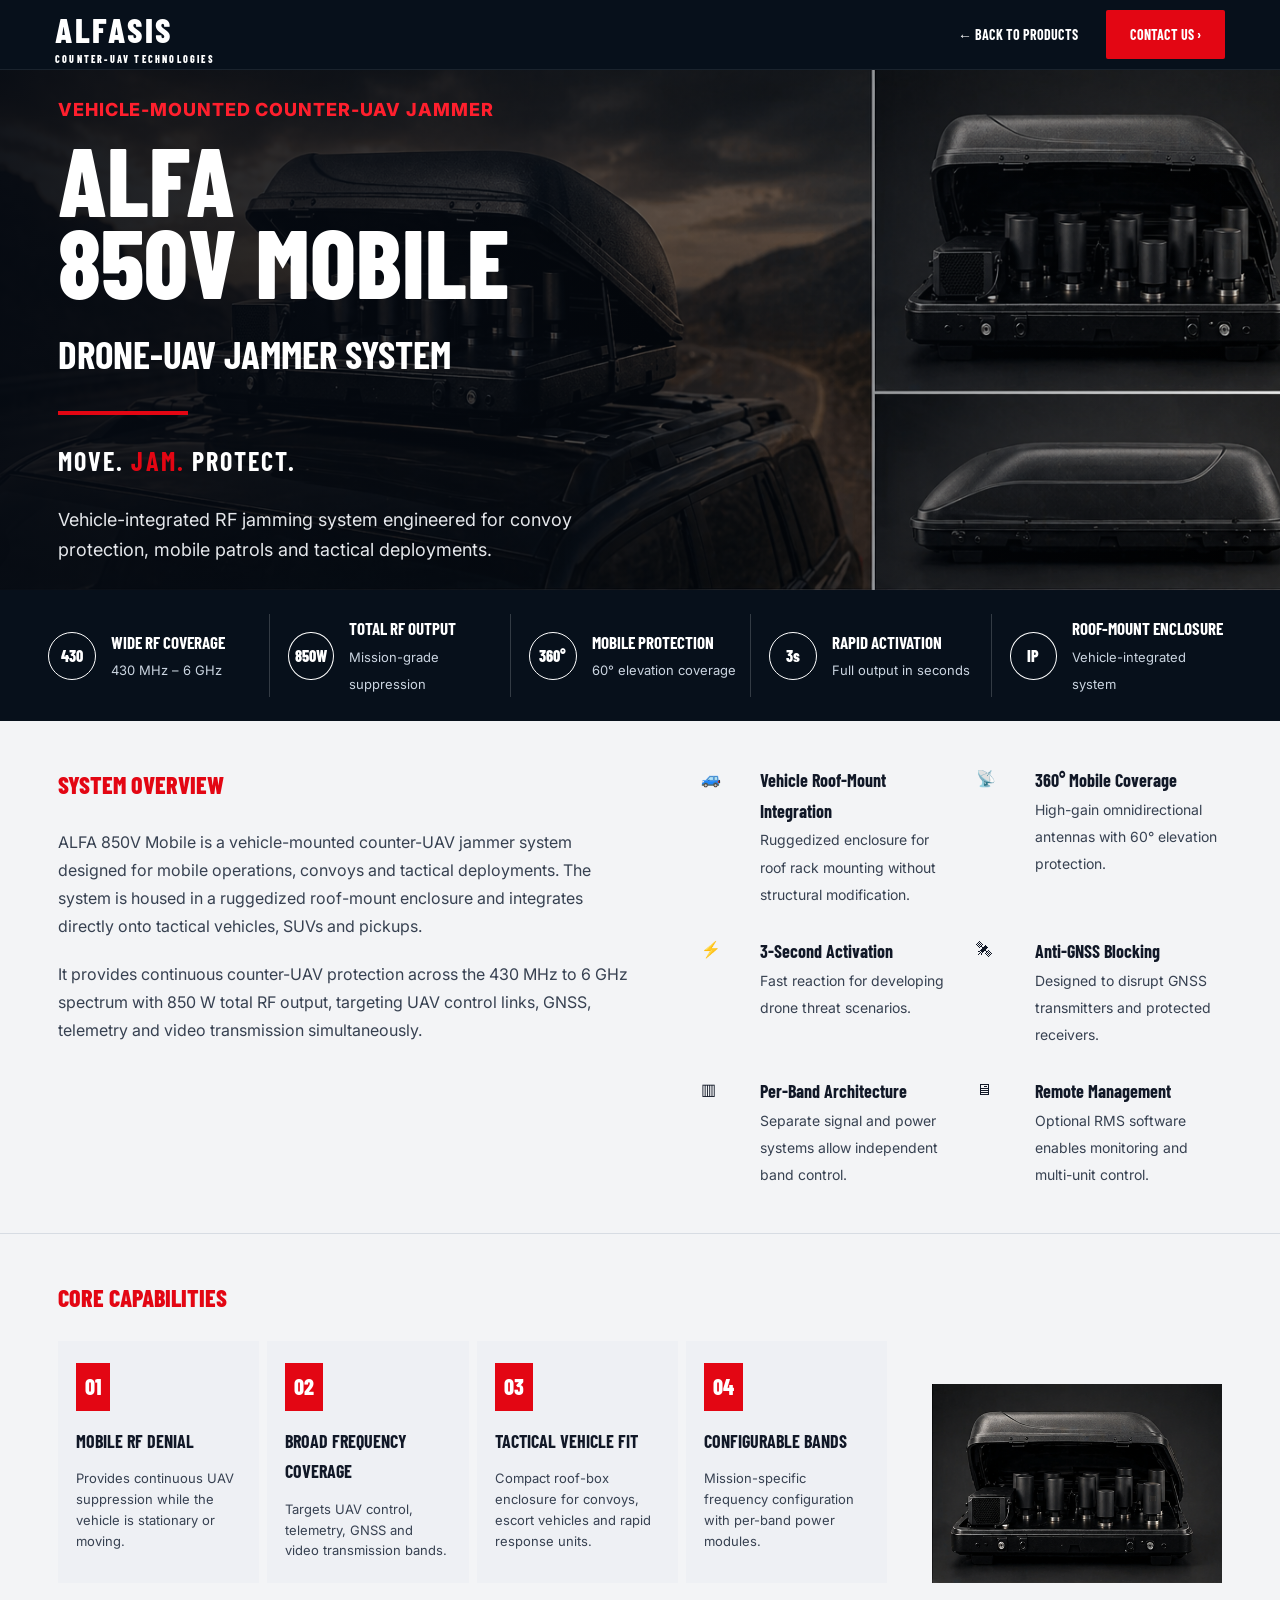
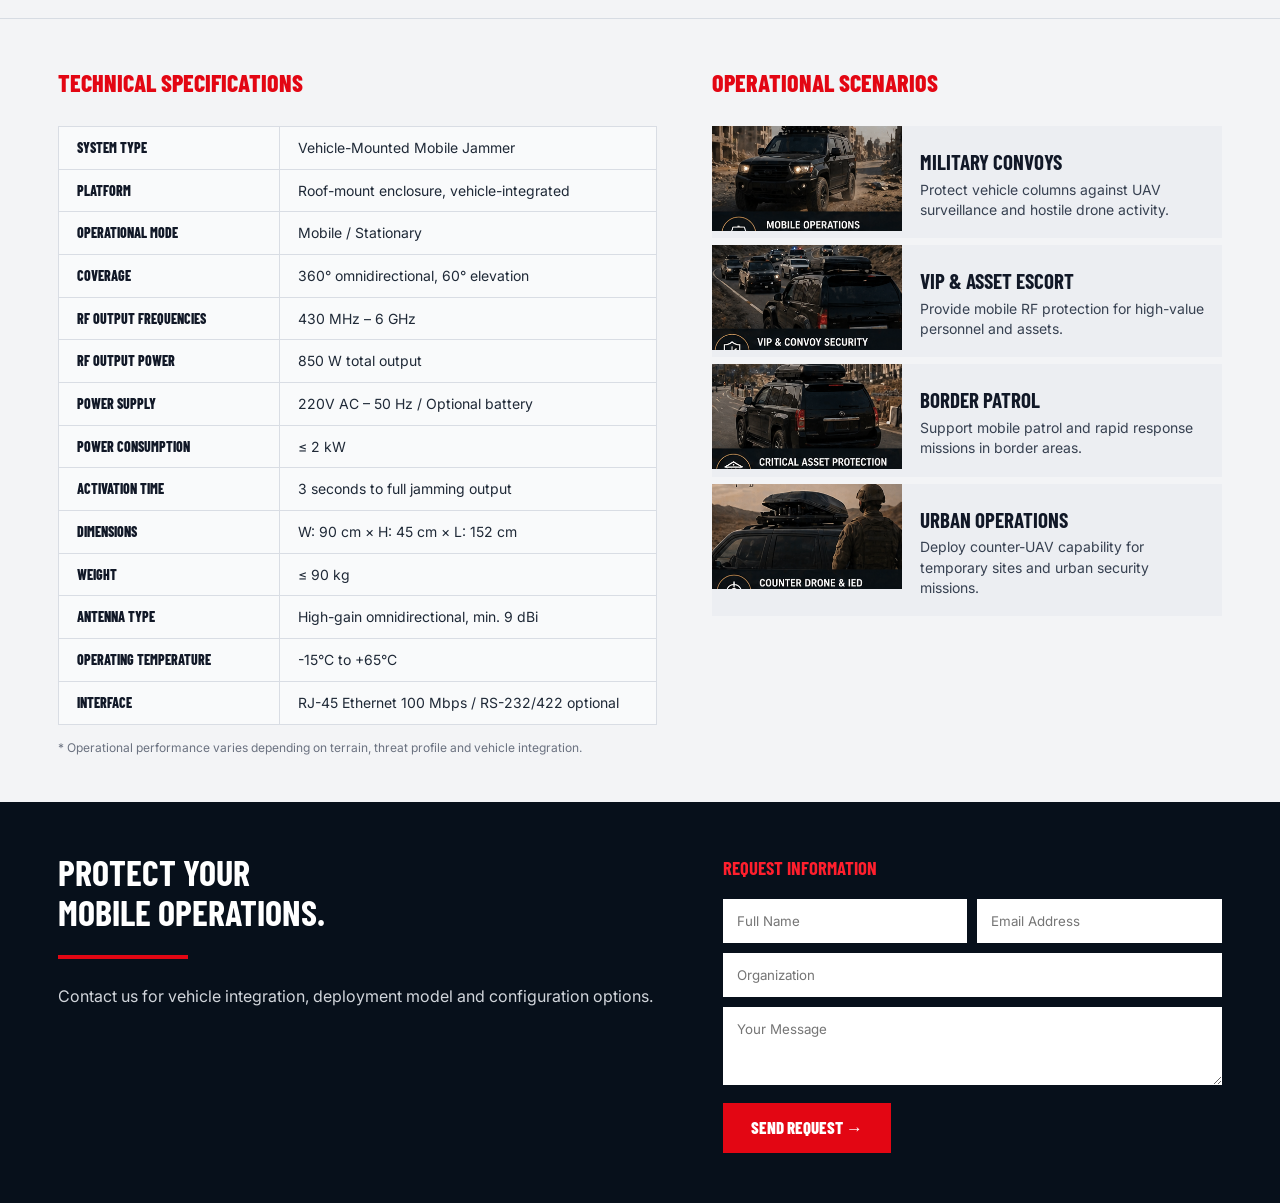
<file: alfa-850v-mobile.html>
<!DOCTYPE html>
<html lang="en">
<head>
<meta charset="UTF-8" />
<meta name="viewport" content="width=device-width, initial-scale=1.0" />
<title>ALFA 850V Mobile | Vehicle-Mounted Counter-UAV Jammer | Alfasis Defense</title>

<link href="https://fonts.googleapis.com/css2?family=Barlow+Condensed:wght@600;700;800&family=Inter:wght@400;500;600;700&display=swap" rel="stylesheet">

<style>
*{box-sizing:border-box;margin:0;padding:0}
body{font-family:'Inter',sans-serif;background:#f3f4f6;color:#111827;line-height:1.7}
a{text-decoration:none;color:inherit}
img{max-width:100%;display:block}

:root{--red:#e30613;--dark:#07101b;--text:#374151}

.nav{
height:70px;background:#07101b;color:#fff;display:flex;align-items:center;
justify-content:space-between;padding:0 55px;border-bottom:1px solid rgba(255,255,255,.08)
}
.logo{font-family:'Barlow Condensed';font-size:34px;font-weight:800;letter-spacing:.08em}
.logo small{display:block;font-size:10px;letter-spacing:.22em;margin-top:-8px}
.nav-right{display:flex;gap:28px;align-items:center;font-family:'Barlow Condensed';font-size:14px;font-weight:700}
.btn{background:var(--red);color:#fff;padding:13px 24px;border-radius:2px}

.hero{
position:relative;height:520px;background:
linear-gradient(90deg,rgba(5,10,18,.94) 0%,rgba(5,10,18,.75) 38%,rgba(5,10,18,.08) 100%),
url('assets/alfa-850v-mobile-hero.webp') center/cover no-repeat;
display:flex;align-items:center;padding:0 58px;color:#fff;overflow:hidden
}
.hero h5{color:#ff1f2d;font-size:18px;font-weight:800;letter-spacing:.05em;margin-bottom:12px}
.hero h1{font-family:'Barlow Condensed';font-size:96px;line-height:.86;font-weight:800}
.hero h2{font-family:'Barlow Condensed';font-size:39px;margin-top:18px}
.redline{width:130px;height:4px;background:var(--red);margin:24px 0}
.hero h3{font-family:'Barlow Condensed';font-size:26px;letter-spacing:.08em}
.hero h3 span{color:var(--red)}
.hero p{font-size:18px;line-height:1.65;margin-top:22px;max-width:540px;color:#e5e7eb}

.specbar{background:#07101b;color:#fff;display:grid;grid-template-columns:repeat(5,1fr);padding:24px 48px;gap:18px}
.spec{display:flex;gap:15px;align-items:center;border-right:1px solid rgba(255,255,255,.18)}
.spec:last-child{border-right:0}
.ico{width:48px;height:48px;border:1px solid #fff;border-radius:50%;display:flex;align-items:center;justify-content:center;font-weight:800;font-family:'Barlow Condensed'}
.spec b{display:block;font-family:'Barlow Condensed';font-size:17px}
.spec span{font-size:13px;color:#cbd5e1}

.section{padding:44px 58px}
.section-title{font-family:'Barlow Condensed';font-size:24px;color:var(--red);margin-bottom:22px;font-weight:800}
.overview{display:grid;grid-template-columns:1.1fr 1fr;gap:70px;border-bottom:1px solid #d7dce3;padding-bottom:45px}
.overview p{font-size:16px;line-height:1.75;color:var(--text);margin-bottom:20px}
.features{display:grid;grid-template-columns:1fr 1fr;gap:28px}
.feature{display:grid;grid-template-columns:44px 1fr;gap:15px}
.feature strong{display:block;font-family:'Barlow Condensed';font-size:18px;color:#111827}
.feature span{font-size:14px;color:#374151;line-height:1.55}

.cap-wrap{display:grid;grid-template-columns:1fr 290px;gap:45px;align-items:end;border-bottom:1px solid #d7dce3;padding-bottom:35px}
.cards{display:grid;grid-template-columns:repeat(4,1fr);gap:8px}
.card{background:#eef0f4;padding:22px 18px;min-height:155px}
.num{background:var(--red);color:#fff;font-family:'Barlow Condensed';font-size:22px;font-weight:800;padding:5px 9px;display:inline-block;margin-bottom:15px}
.card h4{font-family:'Barlow Condensed';font-size:18px;margin-bottom:12px}
.card p{font-size:13px;line-height:1.6;color:#374151}

.bottom-grid{display:grid;grid-template-columns:1.08fr .92fr;gap:55px}
table{width:100%;border-collapse:collapse;background:#f9fafb}
td{border:1px solid #d9dde4;padding:10px 18px;font-size:14px;line-height:1.55;color:#1f2937}
td:first-child{font-weight:800;font-family:'Barlow Condensed';width:37%;color:#111827}
.note{font-size:12px;color:#6b7280;margin-top:13px}

.scenario{display:grid;grid-template-columns:190px 1fr;background:#eceef2;margin-bottom:7px}
.scenario img{height:105px;width:100%;object-fit:cover}
.scenario div{padding:18px}
.scenario h4{font-family:'Barlow Condensed';font-size:21px}
.scenario p{font-size:14px;line-height:1.45;color:#374151}

.cta{background:#07101b;color:#fff;display:grid;grid-template-columns:1.1fr .9fr;gap:55px;padding:50px 58px}
.cta h2{font-family:'Barlow Condensed';font-size:36px;line-height:1.1}
.cta p{color:#d1d5db;font-size:16px}
.form h3{font-family:'Barlow Condensed';color:#ff1f2d;margin-bottom:15px}
.form-grid{display:grid;grid-template-columns:1fr 1fr;gap:10px}
input,textarea{width:100%;padding:14px;border:none;margin-bottom:10px;font-family:'Inter'}
textarea{height:78px}
button{background:var(--red);color:#fff;border:none;padding:14px 28px;font-family:'Barlow Condensed';font-size:17px;font-weight:800;cursor:pointer}

@media(max-width:900px){
.nav{padding:0 22px}.hero{padding:40px 24px;height:560px}.hero h1{font-size:72px}.hero h2{font-size:31px}
.specbar,.overview,.cap-wrap,.bottom-grid,.cta{grid-template-columns:1fr}
.specbar{padding:20px}.spec{border-right:0;border-bottom:1px solid rgba(255,255,255,.15);padding-bottom:14px}
.cards{grid-template-columns:1fr 1fr}.section{padding:36px 24px}.cta{padding:38px 24px}
}
</style>
</head>

<body>

<nav class="nav">
  <div class="logo">ALFASIS<small>COUNTER-UAV TECHNOLOGIES</small></div>
  <div class="nav-right">
    <a href="/">← BACK TO PRODUCTS</a>
    <a class="btn" href="#contact">CONTACT US ›</a>
  </div>
</nav>

<section class="hero">
  <div>
    <h5>VEHICLE-MOUNTED COUNTER-UAV JAMMER</h5>
    <h1>ALFA<br>850V MOBILE</h1>
    <h2>DRONE-UAV JAMMER SYSTEM</h2>
    <div class="redline"></div>
    <h3>MOVE. <span>JAM.</span> PROTECT.</h3>
    <p>Vehicle-integrated RF jamming system engineered for convoy protection, mobile patrols and tactical deployments.</p>
  </div>
</section>

<div class="specbar">
  <div class="spec"><div class="ico">430</div><div><b>WIDE RF COVERAGE</b><span>430 MHz – 6 GHz</span></div></div>
  <div class="spec"><div class="ico">850W</div><div><b>TOTAL RF OUTPUT</b><span>Mission-grade suppression</span></div></div>
  <div class="spec"><div class="ico">360°</div><div><b>MOBILE PROTECTION</b><span>60° elevation coverage</span></div></div>
  <div class="spec"><div class="ico">3s</div><div><b>RAPID ACTIVATION</b><span>Full output in seconds</span></div></div>
  <div class="spec"><div class="ico">IP</div><div><b>ROOF-MOUNT ENCLOSURE</b><span>Vehicle-integrated system</span></div></div>
</div>

<section class="section overview">
  <div>
    <h3 class="section-title">SYSTEM OVERVIEW</h3>
    <p>ALFA 850V Mobile is a vehicle-mounted counter-UAV jammer system designed for mobile operations, convoys and tactical deployments. The system is housed in a ruggedized roof-mount enclosure and integrates directly onto tactical vehicles, SUVs and pickups.</p>
    <p>It provides continuous counter-UAV protection across the 430 MHz to 6 GHz spectrum with 850 W total RF output, targeting UAV control links, GNSS, telemetry and video transmission simultaneously.</p>
  </div>

  <div class="features">
    <div class="feature"><div>🚙</div><div><strong>Vehicle Roof-Mount Integration</strong><span>Ruggedized enclosure for roof rack mounting without structural modification.</span></div></div>
    <div class="feature"><div>📡</div><div><strong>360° Mobile Coverage</strong><span>High-gain omnidirectional antennas with 60° elevation protection.</span></div></div>
    <div class="feature"><div>⚡</div><div><strong>3-Second Activation</strong><span>Fast reaction for developing drone threat scenarios.</span></div></div>
    <div class="feature"><div>🛰</div><div><strong>Anti-GNSS Blocking</strong><span>Designed to disrupt GNSS transmitters and protected receivers.</span></div></div>
    <div class="feature"><div>▥</div><div><strong>Per-Band Architecture</strong><span>Separate signal and power systems allow independent band control.</span></div></div>
    <div class="feature"><div>🖥</div><div><strong>Remote Management</strong><span>Optional RMS software enables monitoring and multi-unit control.</span></div></div>
  </div>
</section>

<section class="section cap-wrap">
  <div>
    <h3 class="section-title">CORE CAPABILITIES</h3>
    <div class="cards">
      <div class="card"><span class="num">01</span><h4>MOBILE RF DENIAL</h4><p>Provides continuous UAV suppression while the vehicle is stationary or moving.</p></div>
      <div class="card"><span class="num">02</span><h4>BROAD FREQUENCY COVERAGE</h4><p>Targets UAV control, telemetry, GNSS and video transmission bands.</p></div>
      <div class="card"><span class="num">03</span><h4>TACTICAL VEHICLE FIT</h4><p>Compact roof-box enclosure for convoys, escort vehicles and rapid response units.</p></div>
      <div class="card"><span class="num">04</span><h4>CONFIGURABLE BANDS</h4><p>Mission-specific frequency configuration with per-band power modules.</p></div>
    </div>
  </div>
  <img src="assets/alfa-850v-mobile-product.webp" alt="ALFA 850V Mobile Product">
</section>

<section class="section bottom-grid">
  <div>
    <h3 class="section-title">TECHNICAL SPECIFICATIONS</h3>
    <table>
      <tr><td>SYSTEM TYPE</td><td>Vehicle-Mounted Mobile Jammer</td></tr>
      <tr><td>PLATFORM</td><td>Roof-mount enclosure, vehicle-integrated</td></tr>
      <tr><td>OPERATIONAL MODE</td><td>Mobile / Stationary</td></tr>
      <tr><td>COVERAGE</td><td>360° omnidirectional, 60° elevation</td></tr>
      <tr><td>RF OUTPUT FREQUENCIES</td><td>430 MHz – 6 GHz</td></tr>
      <tr><td>RF OUTPUT POWER</td><td>850 W total output</td></tr>
      <tr><td>POWER SUPPLY</td><td>220V AC – 50 Hz / Optional battery</td></tr>
      <tr><td>POWER CONSUMPTION</td><td>≤ 2 kW</td></tr>
      <tr><td>ACTIVATION TIME</td><td>3 seconds to full jamming output</td></tr>
      <tr><td>DIMENSIONS</td><td>W: 90 cm × H: 45 cm × L: 152 cm</td></tr>
      <tr><td>WEIGHT</td><td>≤ 90 kg</td></tr>
      <tr><td>ANTENNA TYPE</td><td>High-gain omnidirectional, min. 9 dBi</td></tr>
      <tr><td>OPERATING TEMPERATURE</td><td>-15°C to +65°C</td></tr>
      <tr><td>INTERFACE</td><td>RJ-45 Ethernet 100 Mbps / RS-232/422 optional</td></tr>
    </table>
    <p class="note">* Operational performance varies depending on terrain, threat profile and vehicle integration.</p>
  </div>

  <div>
    <h3 class="section-title">OPERATIONAL SCENARIOS</h3>
    <div class="scenario"><img src="assets/mobile-convoy.webp"><div><h4>MILITARY CONVOYS</h4><p>Protect vehicle columns against UAV surveillance and hostile drone activity.</p></div></div>
    <div class="scenario"><img src="assets/mobile-vip-escort.webp"><div><h4>VIP & ASSET ESCORT</h4><p>Provide mobile RF protection for high-value personnel and assets.</p></div></div>
    <div class="scenario"><img src="assets/mobile-border-patrol.webp"><div><h4>BORDER PATROL</h4><p>Support mobile patrol and rapid response missions in border areas.</p></div></div>
    <div class="scenario"><img src="assets/mobile-urban.webp"><div><h4>URBAN OPERATIONS</h4><p>Deploy counter-UAV capability for temporary sites and urban security missions.</p></div></div>
  </div>
</section>

<section class="cta" id="contact">
  <div>
    <h2>PROTECT YOUR<br>MOBILE OPERATIONS.</h2>
    <div class="redline"></div>
    <p>Contact us for vehicle integration, deployment model and configuration options.</p>
  </div>

  <form class="form">
    <h3>REQUEST INFORMATION</h3>
    <div class="form-grid">
      <input placeholder="Full Name">
      <input placeholder="Email Address">
    </div>
    <input placeholder="Organization">
    <textarea placeholder="Your Message"></textarea>
    <button type="submit">SEND REQUEST →</button>
  </form>
</section>

</body>
</html>
</file>
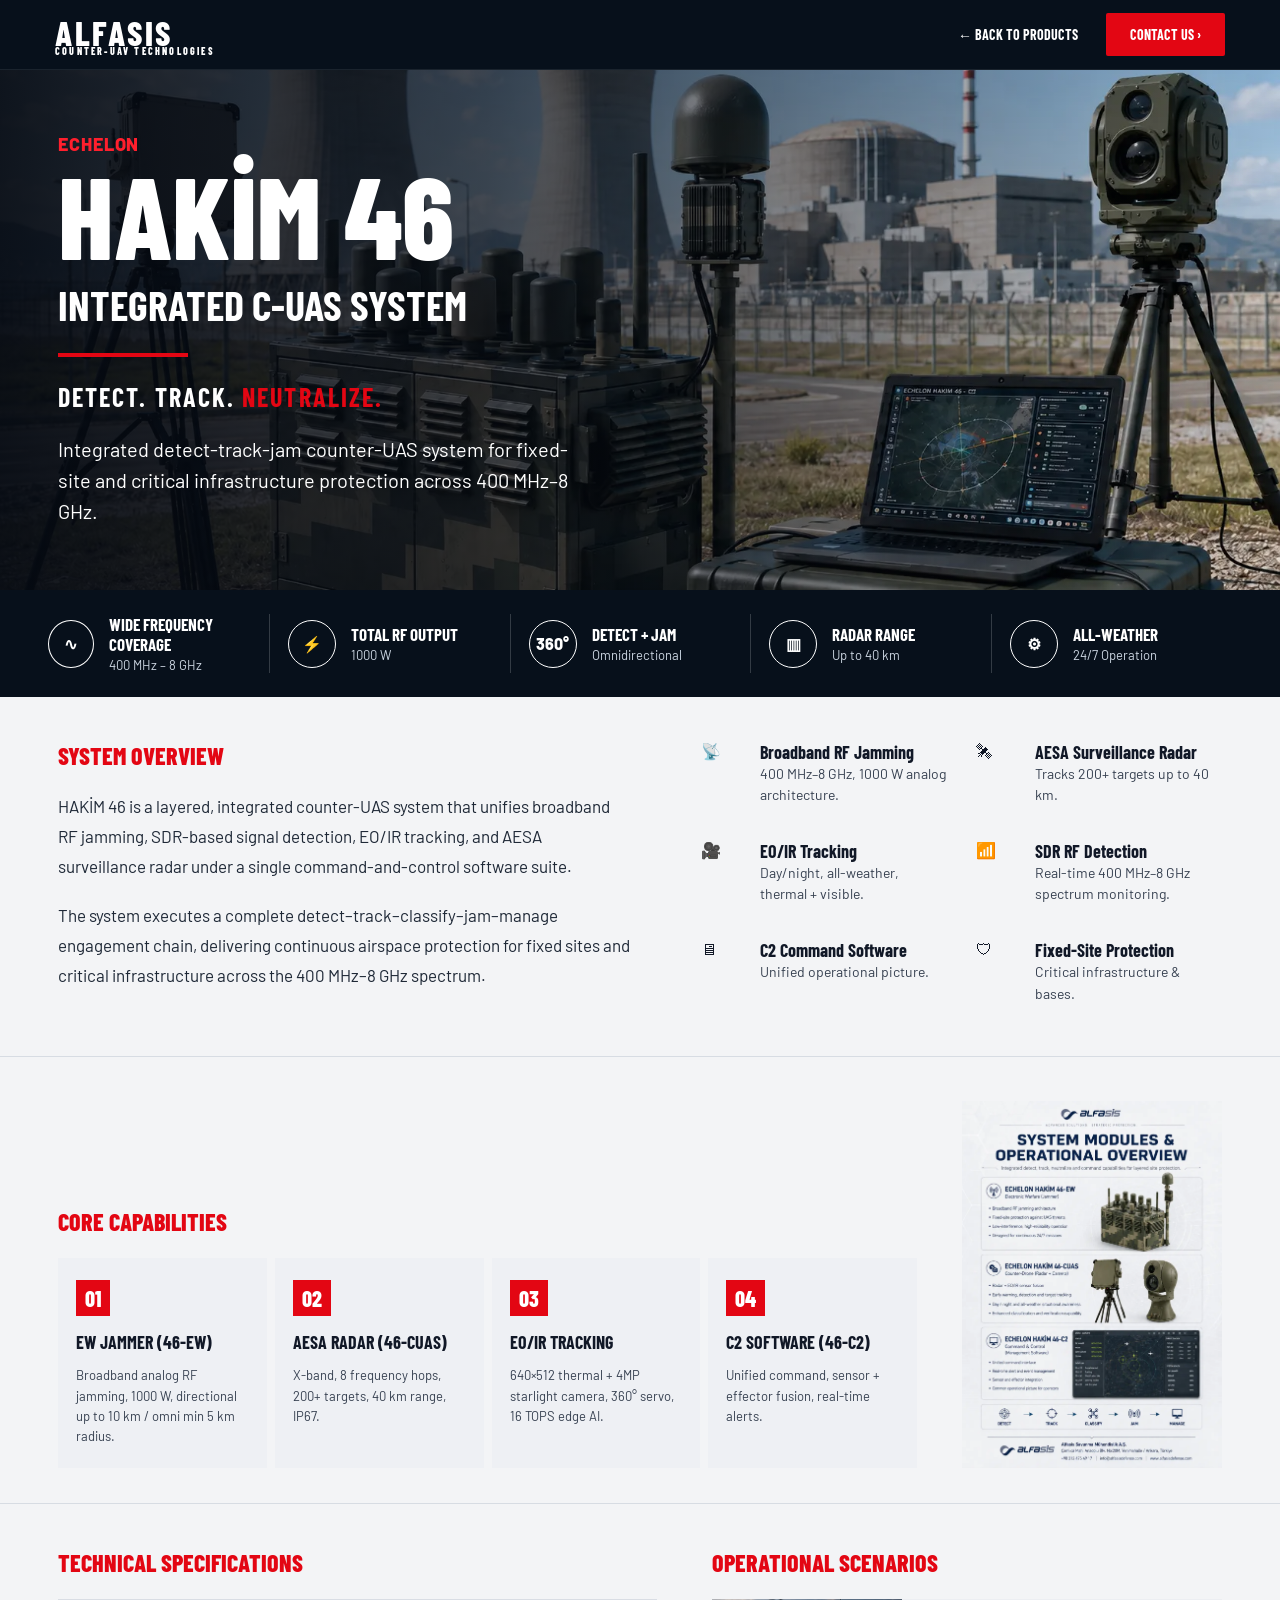
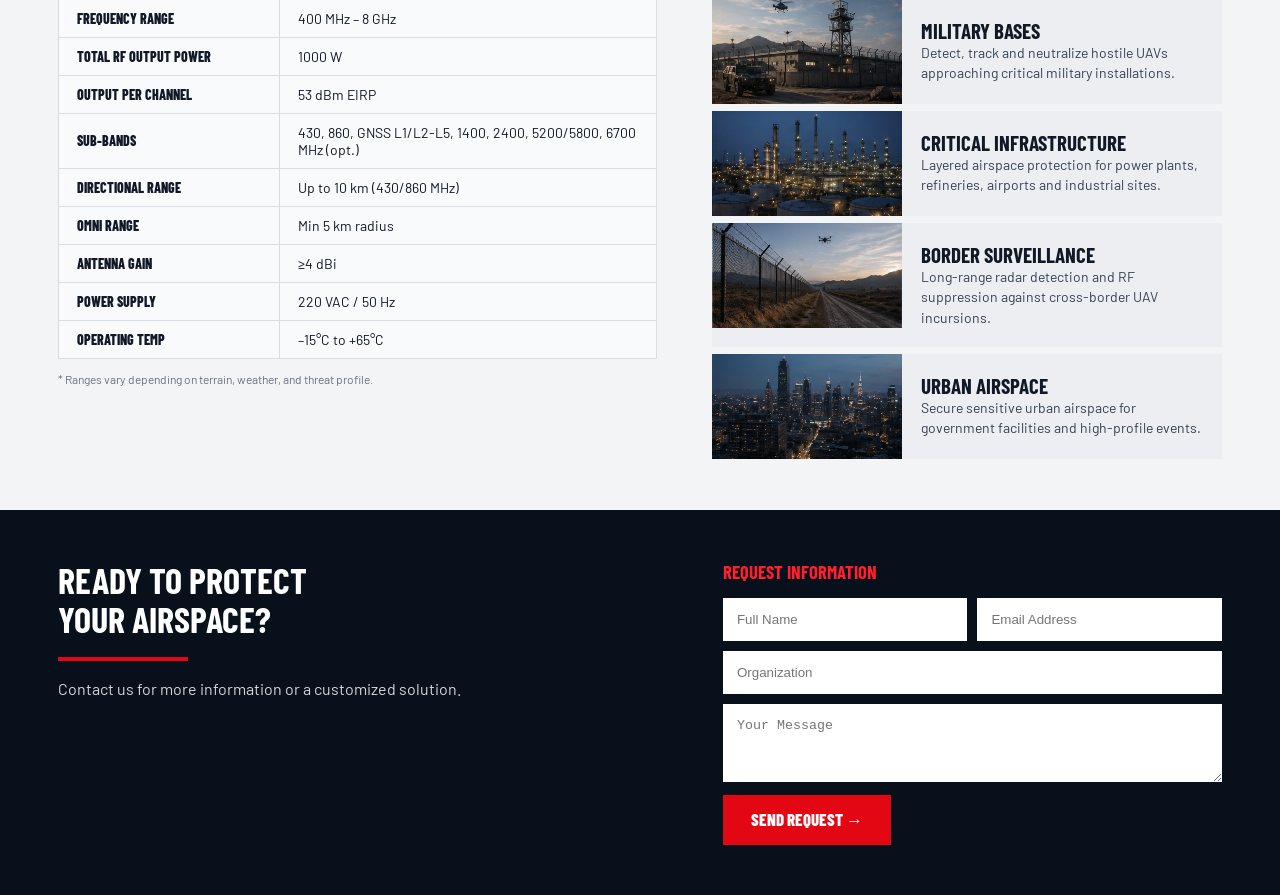
<file: echelon-hakim-46.html>
<!DOCTYPE html>
<html lang="en">
<head>
<meta charset="UTF-8" />
<meta name="viewport" content="width=device-width, initial-scale=1.0" />
<title>ECHELON HAKİM 46 | Integrated C-UAS System | Alfasis Defense</title>

<link href="https://fonts.googleapis.com/css2?family=Barlow+Condensed:wght@600;700;800&family=Barlow:wght@400;500;600&display=swap" rel="stylesheet">

<style>
*{box-sizing:border-box;margin:0;padding:0}
body{font-family:'Barlow',sans-serif;background:#f3f4f6;color:#111827}
a{text-decoration:none;color:inherit}
img{max-width:100%;display:block}

.nav{
height:70px;background:#07101b;color:#fff;display:flex;align-items:center;
justify-content:space-between;padding:0 55px;border-bottom:1px solid rgba(255,255,255,.08)
}
.logo{font-family:'Barlow Condensed';font-size:34px;font-weight:800;letter-spacing:.08em}
.logo small{display:block;font-size:10px;letter-spacing:.22em;margin-top:-8px}
.nav-right{display:flex;gap:28px;align-items:center;font-family:'Barlow Condensed';font-size:14px;font-weight:700}
.btn{background:#e30613;color:#fff;padding:13px 24px;border-radius:2px}

.hero{
height:520px;background:linear-gradient(90deg,rgba(5,10,18,.95) 0%,rgba(5,10,18,.72) 38%,rgba(5,10,18,.08) 100%),
url('assets/hakim-46-hero.webp') center/cover no-repeat;
display:flex;align-items:center;padding:0 58px;color:#fff
}
.hero h5{color:#ff1f2d;font-size:18px;font-weight:800;letter-spacing:.05em;margin-bottom:12px}
.hero h1{font-family:'Barlow Condensed';font-size:115px;line-height:.82;font-weight:800}
.hero h2{font-family:'Barlow Condensed';font-size:42px;margin-top:18px}
.redline{width:130px;height:4px;background:#e30613;margin:24px 0}
.hero h3{font-family:'Barlow Condensed';font-size:26px;letter-spacing:.08em}
.hero h3 span{color:#e30613}
.hero p{font-size:20px;line-height:1.55;margin-top:22px;max-width:520px}

.specbar{background:#07101b;color:#fff;display:grid;grid-template-columns:repeat(5,1fr);padding:24px 48px;gap:18px}
.spec{display:flex;gap:15px;align-items:center;border-right:1px solid rgba(255,255,255,.18)}
.spec:last-child{border-right:0}
.ico{width:48px;height:48px;border:1px solid #fff;border-radius:50%;display:flex;align-items:center;justify-content:center;font-weight:800}
.spec b{display:block;font-family:'Barlow Condensed';font-size:17px}
.spec span{font-size:13px;color:#cbd5e1}

.section{padding:44px 58px}
.section-title{font-family:'Barlow Condensed';font-size:24px;color:#e30613;margin-bottom:22px;font-weight:800}
.overview{display:grid;grid-template-columns:1.1fr 1fr;gap:70px;border-bottom:1px solid #d7dce3;padding-bottom:45px}
.overview p{font-size:17px;line-height:1.75;color:#1f2937;margin-bottom:20px}
.features{display:grid;grid-template-columns:1fr 1fr;gap:28px}
.feature{display:grid;grid-template-columns:44px 1fr;gap:15px}
.feature strong{display:block;font-family:'Barlow Condensed';font-size:18px}
.feature span{font-size:14px;color:#374151;line-height:1.45}

.cap-wrap{display:grid;grid-template-columns:1fr 260px;gap:45px;align-items:end;border-bottom:1px solid #d7dce3;padding-bottom:35px}
.cards{display:grid;grid-template-columns:repeat(4,1fr);gap:8px}
.card{background:#eef0f4;padding:22px 18px;min-height:145px}
.num{background:#e30613;color:#fff;font-family:'Barlow Condensed';font-size:22px;font-weight:800;padding:5px 9px;display:inline-block;margin-bottom:15px}
.card h4{font-family:'Barlow Condensed';font-size:18px;margin-bottom:12px}
.card p{font-size:13px;line-height:1.55;color:#374151}

.bottom-grid{display:grid;grid-template-columns:1.08fr .92fr;gap:55px}
table{width:100%;border-collapse:collapse;background:#f9fafb}
td{border:1px solid #d9dde4;padding:10px 18px;font-size:14px}
td:first-child{font-weight:800;font-family:'Barlow Condensed';width:37%}
.note{font-size:12px;color:#6b7280;margin-top:13px}

.scenario{display:grid;grid-template-columns:190px 1fr;background:#eceef2;margin-bottom:7px}
.scenario img{height:105px;width:100%;object-fit:cover}
.scenario div{padding:19px}
.scenario h4{font-family:'Barlow Condensed';font-size:21px}
.scenario p{font-size:14px;line-height:1.45;color:#374151}

.cta{background:#07101b;color:#fff;display:grid;grid-template-columns:1.1fr .9fr;gap:55px;padding:50px 58px}
.cta h2{font-family:'Barlow Condensed';font-size:36px;line-height:1.1}
.cta .redline{margin:18px 0}
.cta p{color:#d1d5db;font-size:16px}
.form h3{font-family:'Barlow Condensed';color:#ff1f2d;margin-bottom:15px}
.form-grid{display:grid;grid-template-columns:1fr 1fr;gap:10px}
input,textarea{width:100%;padding:14px;border:none;margin-bottom:10px}
textarea{height:78px}
button{background:#e30613;color:#fff;border:none;padding:14px 28px;font-family:'Barlow Condensed';font-size:17px;font-weight:800;cursor:pointer}

@media(max-width:900px){
.nav{padding:0 22px}.hero{padding:40px 24px;height:560px}.hero h1{font-size:82px}
.specbar,.overview,.cap-wrap,.bottom-grid,.cta{grid-template-columns:1fr}
.specbar{padding:20px}.spec{border-right:0;border-bottom:1px solid rgba(255,255,255,.15);padding-bottom:14px}
.cards{grid-template-columns:1fr 1fr}.section{padding:36px 24px}.cta{padding:38px 24px}
}
</style>
</head>

<body>

<nav class="nav">
  <div class="logo">ALFASIS<small>COUNTER-UAV TECHNOLOGIES</small></div>
  <div class="nav-right">
    <a href="/">← BACK TO PRODUCTS</a>
    <a class="btn" href="#contact">CONTACT US ›</a>
  </div>
</nav>

<section class="hero">
  <div>
    <h5>ECHELON</h5>
    <h1>HAKİM 46</h1>
    <h2>INTEGRATED C-UAS SYSTEM</h2>
    <div class="redline"></div>
    <h3>DETECT. TRACK. <span>NEUTRALIZE.</span></h3>
    <p>Integrated detect-track-jam counter-UAS system for fixed-site and critical infrastructure protection across 400 MHz–8 GHz.</p>
  </div>
</section>

<div class="specbar">
  <div class="spec"><div class="ico">∿</div><div><b>WIDE FREQUENCY COVERAGE</b><span>400 MHz – 8 GHz</span></div></div>
  <div class="spec"><div class="ico">⚡</div><div><b>TOTAL RF OUTPUT</b><span>1000 W</span></div></div>
  <div class="spec"><div class="ico">360°</div><div><b>DETECT + JAM</b><span>Omnidirectional</span></div></div>
  <div class="spec"><div class="ico">▥</div><div><b>RADAR RANGE</b><span>Up to 40 km</span></div></div>
  <div class="spec"><div class="ico">⚙</div><div><b>ALL-WEATHER</b><span>24/7 Operation</span></div></div>
</div>

<section class="section overview">
  <div>
    <h3 class="section-title">SYSTEM OVERVIEW</h3>
    <p>HAKİM 46 is a layered, integrated counter-UAS system that unifies broadband RF jamming, SDR-based signal detection, EO/IR tracking, and AESA surveillance radar under a single command-and-control software suite.</p>
    <p>The system executes a complete detect–track–classify–jam–manage engagement chain, delivering continuous airspace protection for fixed sites and critical infrastructure across the 400 MHz–8 GHz spectrum.</p>
  </div>

  <div class="features">
    <div class="feature"><div>📡</div><div><strong>Broadband RF Jamming</strong><span>400 MHz–8 GHz, 1000 W analog architecture.</span></div></div>
    <div class="feature"><div>🛰</div><div><strong>AESA Surveillance Radar</strong><span>Tracks 200+ targets up to 40 km.</span></div></div>
    <div class="feature"><div>🎥</div><div><strong>EO/IR Tracking</strong><span>Day/night, all-weather, thermal + visible.</span></div></div>
    <div class="feature"><div>📶</div><div><strong>SDR RF Detection</strong><span>Real-time 400 MHz–8 GHz spectrum monitoring.</span></div></div>
    <div class="feature"><div>🖥</div><div><strong>C2 Command Software</strong><span>Unified operational picture.</span></div></div>
    <div class="feature"><div>🛡</div><div><strong>Fixed-Site Protection</strong><span>Critical infrastructure & bases.</span></div></div>
  </div>
</section>

<section class="section cap-wrap">
  <div>
    <h3 class="section-title">CORE CAPABILITIES</h3>
    <div class="cards">
      <div class="card"><span class="num">01</span><h4>EW JAMMER (46-EW)</h4><p>Broadband analog RF jamming, 1000 W, directional up to 10 km / omni min 5 km radius.</p></div>
      <div class="card"><span class="num">02</span><h4>AESA RADAR (46-CUAS)</h4><p>X-band, 8 frequency hops, 200+ targets, 40 km range, IP67.</p></div>
      <div class="card"><span class="num">03</span><h4>EO/IR TRACKING</h4><p>640×512 thermal + 4MP starlight camera, 360° servo, 16 TOPS edge AI.</p></div>
      <div class="card"><span class="num">04</span><h4>C2 SOFTWARE (46-C2)</h4><p>Unified command, sensor + effector fusion, real-time alerts.</p></div>
    </div>
  </div>
  <img src="assets/hakim-46-product.webp" alt="ECHELON HAKİM 46 Product">
</section>

<section class="section bottom-grid">
  <div>
    <h3 class="section-title">TECHNICAL SPECIFICATIONS</h3>
    <table>
      <tr><td>FREQUENCY RANGE</td><td>400 MHz – 8 GHz</td></tr>
      <tr><td>TOTAL RF OUTPUT POWER</td><td>1000 W</td></tr>
      <tr><td>OUTPUT PER CHANNEL</td><td>53 dBm EIRP</td></tr>
      <tr><td>SUB-BANDS</td><td>430, 860, GNSS L1/L2-L5, 1400, 2400, 5200/5800, 6700 MHz (opt.)</td></tr>
      <tr><td>DIRECTIONAL RANGE</td><td>Up to 10 km (430/860 MHz)</td></tr>
      <tr><td>OMNI RANGE</td><td>Min 5 km radius</td></tr>
      <tr><td>ANTENNA GAIN</td><td>&ge;4 dBi</td></tr>
      <tr><td>POWER SUPPLY</td><td>220 VAC / 50 Hz</td></tr>
      <tr><td>OPERATING TEMP</td><td>&ndash;15°C to +65°C</td></tr>
    </table>
    <p class="note">* Ranges vary depending on terrain, weather, and threat profile.</p>
  </div>

  <div>
    <h3 class="section-title">OPERATIONAL SCENARIOS</h3>
    <div class="scenario"><img src="assets/scenario-base.webp"><div><h4>MILITARY BASES</h4><p>Detect, track and neutralize hostile UAVs approaching critical military installations.</p></div></div>
    <div class="scenario"><img src="assets/scenario-infrastructure.webp"><div><h4>CRITICAL INFRASTRUCTURE</h4><p>Layered airspace protection for power plants, refineries, airports and industrial sites.</p></div></div>
    <div class="scenario"><img src="assets/scenario-border.webp"><div><h4>BORDER SURVEILLANCE</h4><p>Long-range radar detection and RF suppression against cross-border UAV incursions.</p></div></div>
    <div class="scenario"><img src="assets/scenario-city.webp"><div><h4>URBAN AIRSPACE</h4><p>Secure sensitive urban airspace for government facilities and high-profile events.</p></div></div>
  </div>
</section>

<section class="cta" id="contact">
  <div>
    <h2>READY TO PROTECT<br>YOUR AIRSPACE?</h2>
    <div class="redline"></div>
    <p>Contact us for more information or a customized solution.</p>
  </div>

  <form class="form">
    <h3>REQUEST INFORMATION</h3>
    <div class="form-grid">
      <input placeholder="Full Name">
      <input placeholder="Email Address">
    </div>
    <input placeholder="Organization">
    <textarea placeholder="Your Message"></textarea>
    <button type="submit">SEND REQUEST →</button>
  </form>
</section>

</body>
</html>
</file>
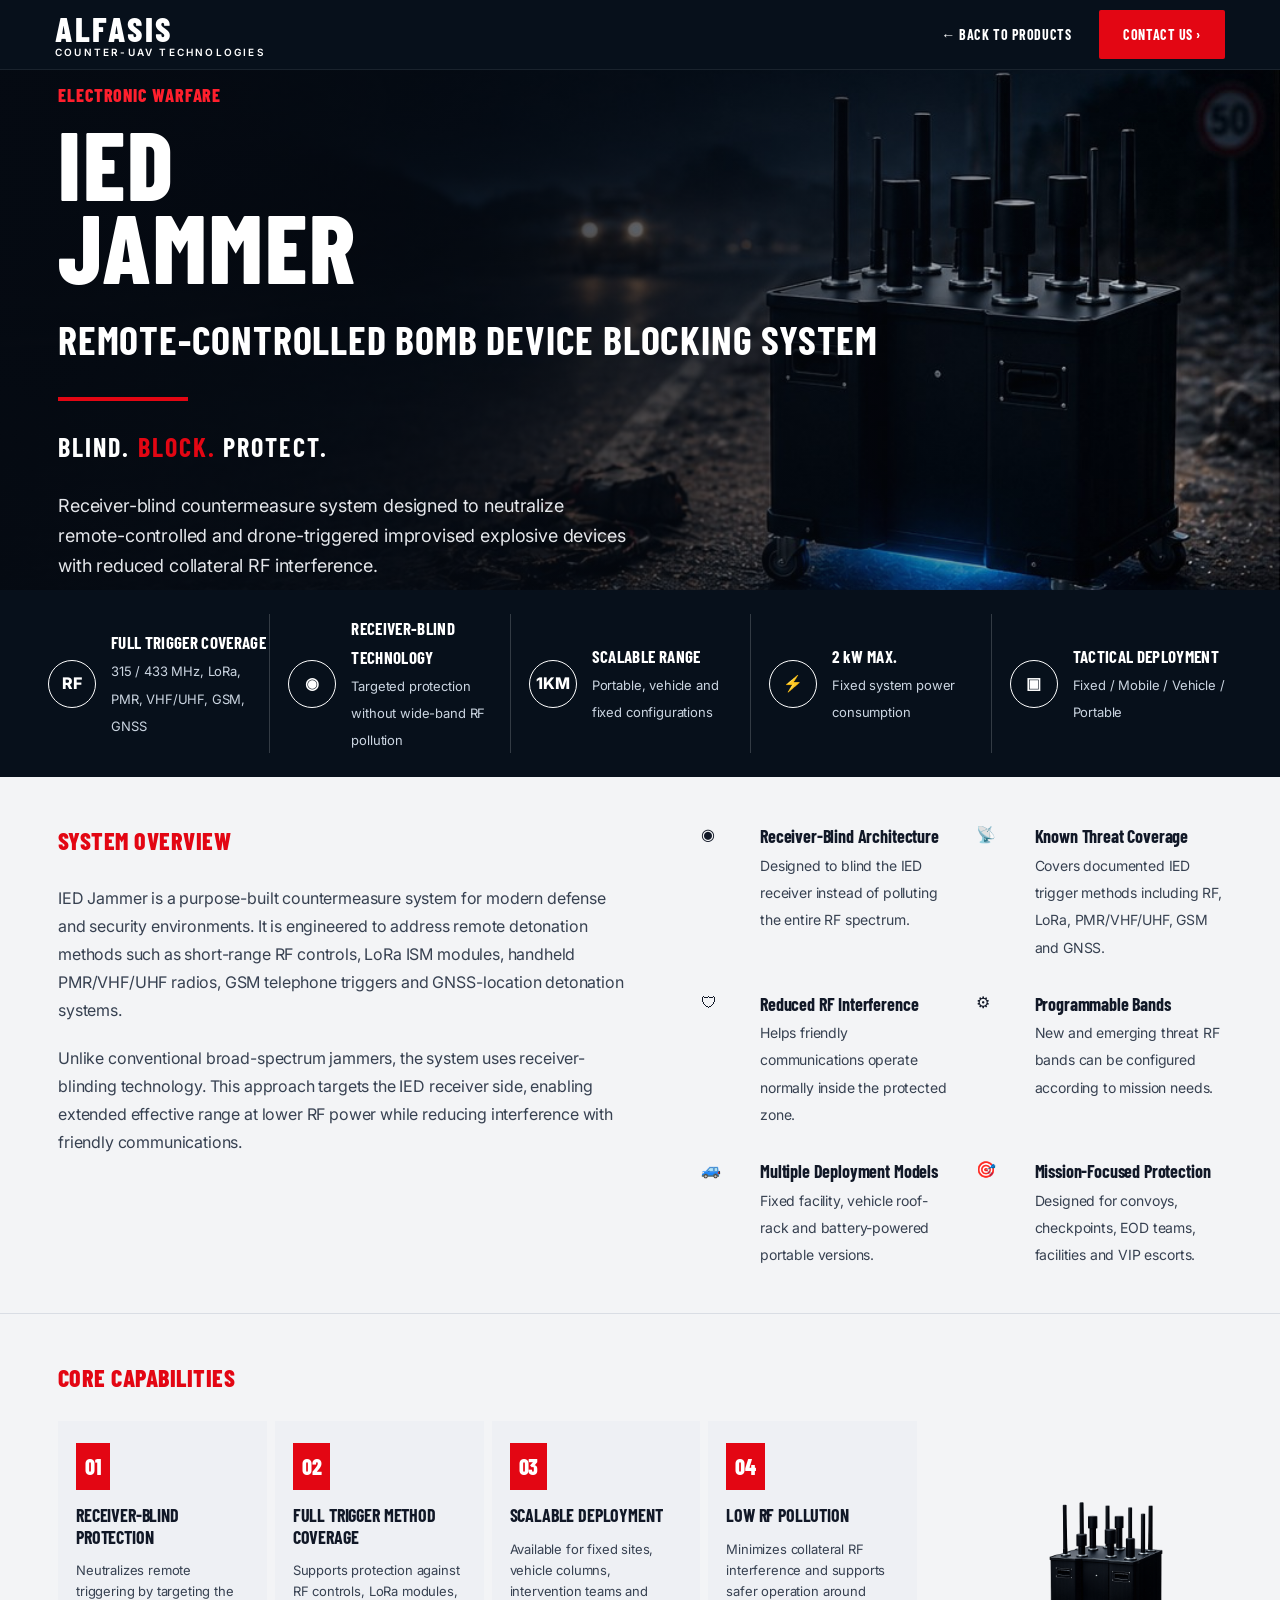
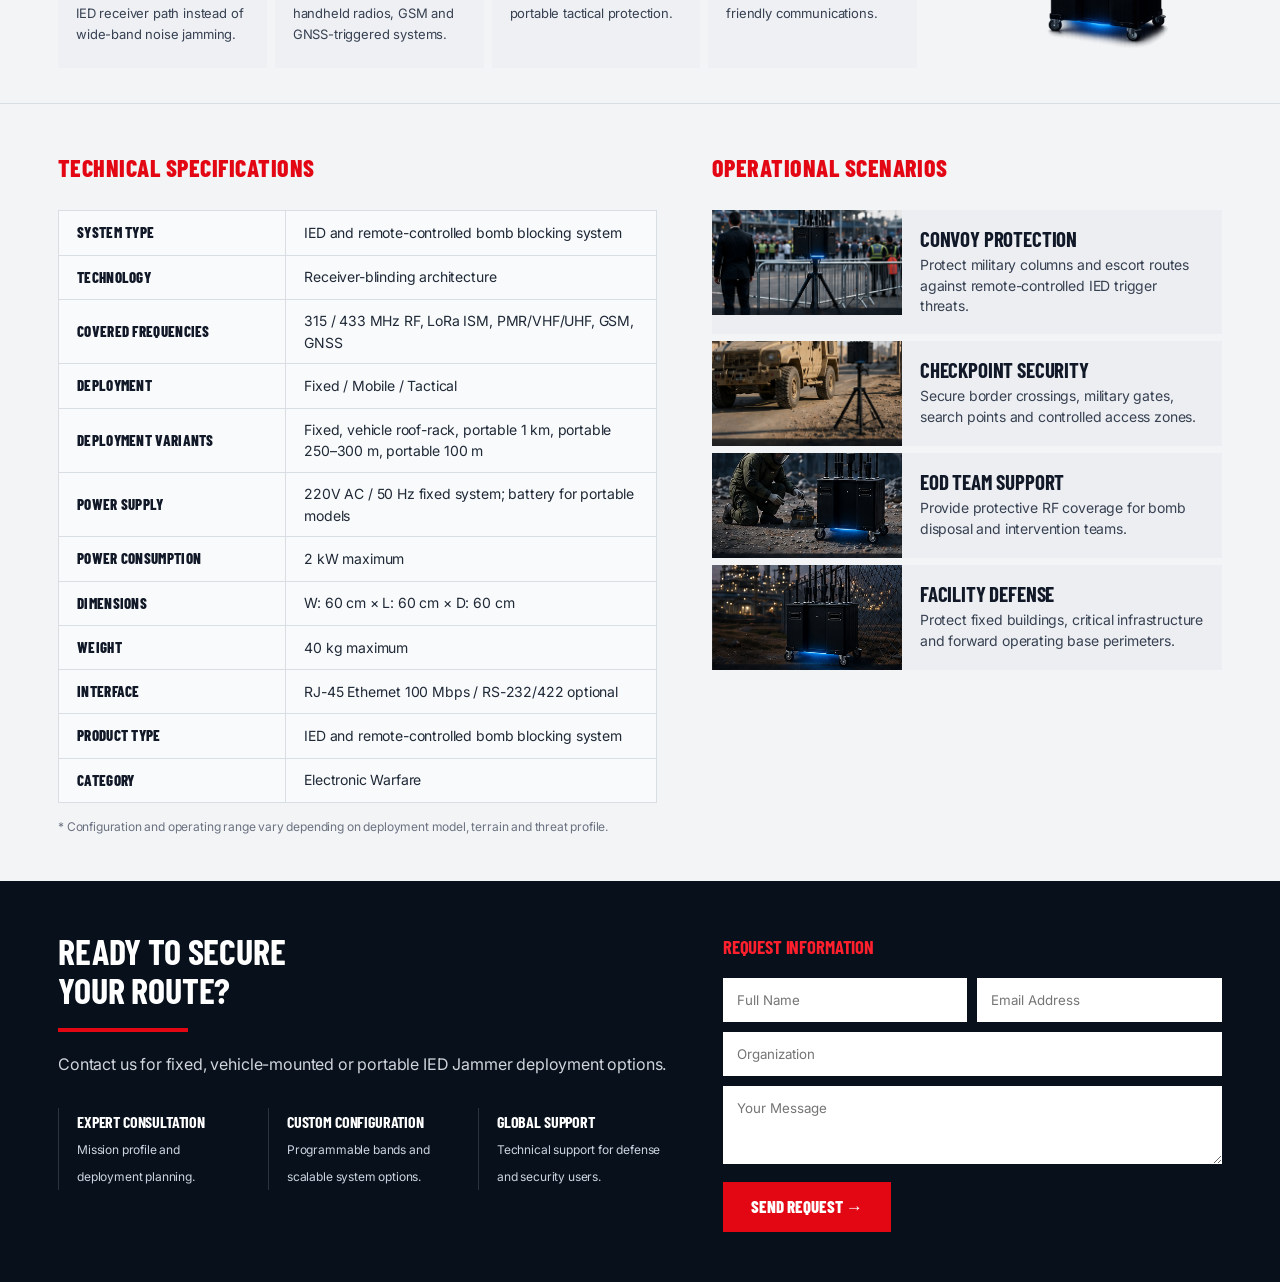
<file: ied-jammer.html>
<!DOCTYPE html>
<html lang="en">
<head>
<meta charset="UTF-8" />
<meta name="viewport" content="width=device-width, initial-scale=1.0" />
<title>IED JAMMER | Remote-Controlled Bomb Device Blocking System | Alfasis Defense</title>
<meta name="description" content="IED JAMMER — receiver-blind remote-controlled bomb device blocking system for fixed, mobile, vehicle and tactical deployment." />

<link href="https://fonts.googleapis.com/css2?family=Barlow+Condensed:wght@600;700;800&family=Inter:wght@400;500;600;700&display=swap" rel="stylesheet">

<style>
:root{
  --font-display:'Barlow Condensed',sans-serif;
  --font-body:'Inter',sans-serif;
  --red:#e30613;
  --dark:#07101b;
  --dark-2:#0b1624;
  --text:#111827;
  --body:#374151;
  --muted:#6b7280;
  --line:#d9dde4;
  --soft:#eef0f4;
}
*{box-sizing:border-box;margin:0;padding:0}
html{scroll-behavior:smooth}
body{font-family:var(--font-body);background:#f3f4f6;color:var(--text);font-size:16px;line-height:1.7;letter-spacing:-.01em}
a{text-decoration:none;color:inherit}
img{max-width:100%;display:block}
h1,h2,h3,h4,h5,.logo,.section-title,.nav-right,button,td:first-child{font-family:var(--font-display)}
p{color:var(--body);font-size:16px;line-height:1.75;font-weight:400}

.nav{
  height:70px;background:var(--dark);color:#fff;display:flex;align-items:center;
  justify-content:space-between;padding:0 55px;border-bottom:1px solid rgba(255,255,255,.08);
  position:sticky;top:0;z-index:20
}
.logo{font-size:34px;font-weight:800;letter-spacing:.08em;line-height:1}
.logo small{display:block;font-family:var(--font-body);font-size:10px;font-weight:600;letter-spacing:.22em;margin-top:1px}
.nav-right{display:flex;gap:28px;align-items:center;font-size:14px;font-weight:700;letter-spacing:.04em}
.btn{background:var(--red);color:#fff;padding:13px 24px;border-radius:2px}

.hero{
  height:520px;
  background:
    linear-gradient(90deg,rgba(5,10,18,.96) 0%,rgba(5,10,18,.76) 39%,rgba(5,10,18,.08) 100%),
    url('assets/ied-jammer-hero.webp') center/cover no-repeat;
  display:flex;align-items:center;padding:0 58px;color:#fff
}
.hero h5{color:#ff1f2d;font-size:18px;font-weight:800;letter-spacing:.05em;margin-bottom:12px}
.hero h1{font-size:96px;line-height:.86;font-weight:800;letter-spacing:.02em}
.hero h2{font-size:40px;margin-top:18px;letter-spacing:.02em}
.redline{width:130px;height:4px;background:var(--red);margin:24px 0}
.hero h3{font-size:26px;letter-spacing:.08em}
.hero h3 span{color:var(--red)}
.hero p{font-size:18px;line-height:1.65;margin-top:22px;max-width:575px;color:#e5e7eb}

.specbar{background:var(--dark);color:#fff;display:grid;grid-template-columns:repeat(5,1fr);padding:24px 48px;gap:18px}
.spec{display:flex;gap:15px;align-items:center;border-right:1px solid rgba(255,255,255,.18)}
.spec:last-child{border-right:0}
.ico{width:48px;height:48px;border:1px solid #fff;border-radius:50%;display:flex;align-items:center;justify-content:center;font-weight:800;flex-shrink:0}
.spec b{display:block;font-family:var(--font-display);font-size:17px;letter-spacing:.02em}
.spec span{font-family:var(--font-body);font-size:13px;color:#cbd5e1;line-height:1.45}

.section{padding:44px 58px}
.section-title{font-size:24px;color:var(--red);margin-bottom:22px;font-weight:800;letter-spacing:.02em}
.overview{display:grid;grid-template-columns:1.1fr 1fr;gap:70px;border-bottom:1px solid var(--line);padding-bottom:45px}
.overview p{font-size:16px;line-height:1.75;margin-bottom:20px}
.features{display:grid;grid-template-columns:1fr 1fr;gap:28px}
.feature{display:grid;grid-template-columns:44px 1fr;gap:15px}
.feature strong{display:block;font-family:var(--font-display);font-size:18px;color:#111827}
.feature span{font-size:14px;color:var(--body);line-height:1.65}

.cap-wrap{display:grid;grid-template-columns:1fr 260px;gap:45px;align-items:end;border-bottom:1px solid var(--line);padding-bottom:35px}
.cards{display:grid;grid-template-columns:repeat(4,1fr);gap:8px}
.card{background:var(--soft);padding:22px 18px;min-height:155px}
.num{background:var(--red);color:#fff;font-family:var(--font-display);font-size:22px;font-weight:800;padding:5px 9px;display:inline-block;margin-bottom:15px}
.card h4{font-size:18px;margin-bottom:12px;line-height:1.18}
.card p{font-size:13px;line-height:1.65;color:var(--body)}

.bottom-grid{display:grid;grid-template-columns:1.08fr .92fr;gap:55px}
table{width:100%;border-collapse:collapse;background:#f9fafb}
td{border:1px solid var(--line);padding:10px 18px;font-size:14px;line-height:1.55;color:#1f2937}
td:first-child{font-size:15px;font-weight:800;width:38%;color:#111827;letter-spacing:.02em}
.note{font-size:12px;color:var(--muted);margin-top:13px}

.scenario{display:grid;grid-template-columns:190px 1fr;background:#eceef2;margin-bottom:7px}
.scenario img{height:105px;width:100%;object-fit:cover}
.scenario div{padding:18px}
.scenario h4{font-size:21px;line-height:1.05;margin-bottom:5px}
.scenario p{font-size:14px;line-height:1.45;color:var(--body)}

.cta{background:var(--dark);color:#fff;display:grid;grid-template-columns:1.1fr .9fr;gap:55px;padding:50px 58px}
.cta h2{font-size:36px;line-height:1.1}
.cta .redline{margin:18px 0}
.cta p{color:#d1d5db;font-size:16px}
.cta-icons{display:grid;grid-template-columns:repeat(3,1fr);gap:20px;margin-top:30px}
.cta-icon{border-left:1px solid rgba(255,255,255,.15);padding-left:18px}
.cta-icon b{display:block;font-family:var(--font-display);font-size:16px}
.cta-icon span{font-size:12px;color:#cbd5e1;line-height:1.5}
.form h3{font-family:var(--font-display);color:#ff1f2d;margin-bottom:15px}
.form-grid{display:grid;grid-template-columns:1fr 1fr;gap:10px}
input,textarea{width:100%;padding:14px;border:none;margin-bottom:10px;font-family:var(--font-body)}
textarea{height:78px}
button{background:var(--red);color:#fff;border:none;padding:14px 28px;font-size:17px;font-weight:800;cursor:pointer}

@media(max-width:900px){
  .nav{padding:0 22px}.nav-right{gap:14px}.nav-right a:first-child{display:none}
  .hero{padding:40px 24px;height:560px;background-position:center right}
  .hero h1{font-size:72px}.hero h2{font-size:31px}.hero p{font-size:16px}
  .specbar,.overview,.cap-wrap,.bottom-grid,.cta{grid-template-columns:1fr}
  .specbar{padding:20px}.spec{border-right:0;border-bottom:1px solid rgba(255,255,255,.15);padding-bottom:14px}
  .cards{grid-template-columns:1fr 1fr}.section{padding:36px 24px}.cta{padding:38px 24px}
  .scenario{grid-template-columns:135px 1fr}.form-grid,.cta-icons{grid-template-columns:1fr}
}
@media(max-width:560px){
  .cards{grid-template-columns:1fr}
  .hero h1{font-size:60px}
}
</style>
</head>

<body>

<nav class="nav">
  <div class="logo">ALFASIS<small>COUNTER-UAV TECHNOLOGIES</small></div>
  <div class="nav-right">
    <a href="/">← BACK TO PRODUCTS</a>
    <a class="btn" href="#contact">CONTACT US ›</a>
  </div>
</nav>

<section class="hero">
  <div>
    <h5>ELECTRONIC WARFARE</h5>
    <h1>IED<br>JAMMER</h1>
    <h2>REMOTE-CONTROLLED BOMB DEVICE BLOCKING SYSTEM</h2>
    <div class="redline"></div>
    <h3>BLIND. <span>BLOCK.</span> PROTECT.</h3>
    <p>Receiver-blind countermeasure system designed to neutralize remote-controlled and drone-triggered improvised explosive devices with reduced collateral RF interference.</p>
  </div>
</section>

<div class="specbar">
  <div class="spec"><div class="ico">RF</div><div><b>FULL TRIGGER COVERAGE</b><span>315 / 433 MHz, LoRa, PMR, VHF/UHF, GSM, GNSS</span></div></div>
  <div class="spec"><div class="ico">◉</div><div><b>RECEIVER-BLIND TECHNOLOGY</b><span>Targeted protection without wide-band RF pollution</span></div></div>
  <div class="spec"><div class="ico">1KM</div><div><b>SCALABLE RANGE</b><span>Portable, vehicle and fixed configurations</span></div></div>
  <div class="spec"><div class="ico">⚡</div><div><b>2 kW MAX.</b><span>Fixed system power consumption</span></div></div>
  <div class="spec"><div class="ico">▣</div><div><b>TACTICAL DEPLOYMENT</b><span>Fixed / Mobile / Vehicle / Portable</span></div></div>
</div>

<section class="section overview">
  <div>
    <h3 class="section-title">SYSTEM OVERVIEW</h3>
    <p>IED Jammer is a purpose-built countermeasure system for modern defense and security environments. It is engineered to address remote detonation methods such as short-range RF controls, LoRa ISM modules, handheld PMR/VHF/UHF radios, GSM telephone triggers and GNSS-location detonation systems.</p>
    <p>Unlike conventional broad-spectrum jammers, the system uses receiver-blinding technology. This approach targets the IED receiver side, enabling extended effective range at lower RF power while reducing interference with friendly communications.</p>
  </div>

  <div class="features">
    <div class="feature"><div>◉</div><div><strong>Receiver-Blind Architecture</strong><span>Designed to blind the IED receiver instead of polluting the entire RF spectrum.</span></div></div>
    <div class="feature"><div>📡</div><div><strong>Known Threat Coverage</strong><span>Covers documented IED trigger methods including RF, LoRa, PMR/VHF/UHF, GSM and GNSS.</span></div></div>
    <div class="feature"><div>🛡</div><div><strong>Reduced RF Interference</strong><span>Helps friendly communications operate normally inside the protected zone.</span></div></div>
    <div class="feature"><div>⚙</div><div><strong>Programmable Bands</strong><span>New and emerging threat RF bands can be configured according to mission needs.</span></div></div>
    <div class="feature"><div>🚙</div><div><strong>Multiple Deployment Models</strong><span>Fixed facility, vehicle roof-rack and battery-powered portable versions.</span></div></div>
    <div class="feature"><div>🎯</div><div><strong>Mission-Focused Protection</strong><span>Designed for convoys, checkpoints, EOD teams, facilities and VIP escorts.</span></div></div>
  </div>
</section>

<section class="section cap-wrap">
  <div>
    <h3 class="section-title">CORE CAPABILITIES</h3>
    <div class="cards">
      <div class="card"><span class="num">01</span><h4>RECEIVER-BLIND PROTECTION</h4><p>Neutralizes remote triggering by targeting the IED receiver path instead of wide-band noise jamming.</p></div>
      <div class="card"><span class="num">02</span><h4>FULL TRIGGER METHOD COVERAGE</h4><p>Supports protection against RF controls, LoRa modules, handheld radios, GSM and GNSS-triggered systems.</p></div>
      <div class="card"><span class="num">03</span><h4>SCALABLE DEPLOYMENT</h4><p>Available for fixed sites, vehicle columns, intervention teams and portable tactical protection.</p></div>
      <div class="card"><span class="num">04</span><h4>LOW RF POLLUTION</h4><p>Minimizes collateral RF interference and supports safer operation around friendly communications.</p></div>
    </div>
  </div>
  <img src="assets/ied-jammer-product.webp" alt="IED Jammer Product">
</section>

<section class="section bottom-grid">
  <div>
    <h3 class="section-title">TECHNICAL SPECIFICATIONS</h3>
    <table>
      <tr><td>SYSTEM TYPE</td><td>IED and remote-controlled bomb blocking system</td></tr>
      <tr><td>TECHNOLOGY</td><td>Receiver-blinding architecture</td></tr>
      <tr><td>COVERED FREQUENCIES</td><td>315 / 433 MHz RF, LoRa ISM, PMR/VHF/UHF, GSM, GNSS</td></tr>
      <tr><td>DEPLOYMENT</td><td>Fixed / Mobile / Tactical</td></tr>
      <tr><td>DEPLOYMENT VARIANTS</td><td>Fixed, vehicle roof-rack, portable 1 km, portable 250–300 m, portable 100 m</td></tr>
      <tr><td>POWER SUPPLY</td><td>220V AC / 50 Hz fixed system; battery for portable models</td></tr>
      <tr><td>POWER CONSUMPTION</td><td>2 kW maximum</td></tr>
      <tr><td>DIMENSIONS</td><td>W: 60 cm × L: 60 cm × D: 60 cm</td></tr>
      <tr><td>WEIGHT</td><td>40 kg maximum</td></tr>
      <tr><td>INTERFACE</td><td>RJ-45 Ethernet 100 Mbps / RS-232/422 optional</td></tr>
      <tr><td>PRODUCT TYPE</td><td>IED and remote-controlled bomb blocking system</td></tr>
      <tr><td>CATEGORY</td><td>Electronic Warfare</td></tr>
    </table>
    <p class="note">* Configuration and operating range vary depending on deployment model, terrain and threat profile.</p>
  </div>

  <div>
    <h3 class="section-title">OPERATIONAL SCENARIOS</h3>
    <div class="scenario"><img src="assets/ied-scenario-convoy.webp" alt=""><div><h4>CONVOY PROTECTION</h4><p>Protect military columns and escort routes against remote-controlled IED trigger threats.</p></div></div>
    <div class="scenario"><img src="assets/ied-scenario-checkpoint.webp" alt=""><div><h4>CHECKPOINT SECURITY</h4><p>Secure border crossings, military gates, search points and controlled access zones.</p></div></div>
    <div class="scenario"><img src="assets/ied-scenario-eod.webp" alt=""><div><h4>EOD TEAM SUPPORT</h4><p>Provide protective RF coverage for bomb disposal and intervention teams.</p></div></div>
    <div class="scenario"><img src="assets/ied-scenario-facility.webp" alt=""><div><h4>FACILITY DEFENSE</h4><p>Protect fixed buildings, critical infrastructure and forward operating base perimeters.</p></div></div>
  </div>
</section>

<section class="cta" id="contact">
  <div>
    <h2>READY TO SECURE<br>YOUR ROUTE?</h2>
    <div class="redline"></div>
    <p>Contact us for fixed, vehicle-mounted or portable IED Jammer deployment options.</p>
    <div class="cta-icons">
      <div class="cta-icon"><b>EXPERT CONSULTATION</b><span>Mission profile and deployment planning.</span></div>
      <div class="cta-icon"><b>CUSTOM CONFIGURATION</b><span>Programmable bands and scalable system options.</span></div>
      <div class="cta-icon"><b>GLOBAL SUPPORT</b><span>Technical support for defense and security users.</span></div>
    </div>
  </div>

  <form class="form" action="https://formspree.io/f/YOUR_FORM_ID" method="POST">
    <h3>REQUEST INFORMATION</h3>
    <input type="hidden" name="_subject" value="IED Jammer Inquiry">
    <input type="hidden" name="product" value="IED Jammer">
    <div class="form-grid">
      <input name="name" placeholder="Full Name" required>
      <input name="email" type="email" placeholder="Email Address" required>
    </div>
    <input name="organization" placeholder="Organization">
    <textarea name="message" placeholder="Your Message"></textarea>
    <button type="submit">SEND REQUEST →</button>
  </form>
</section>

</body>
</html>
</file>
